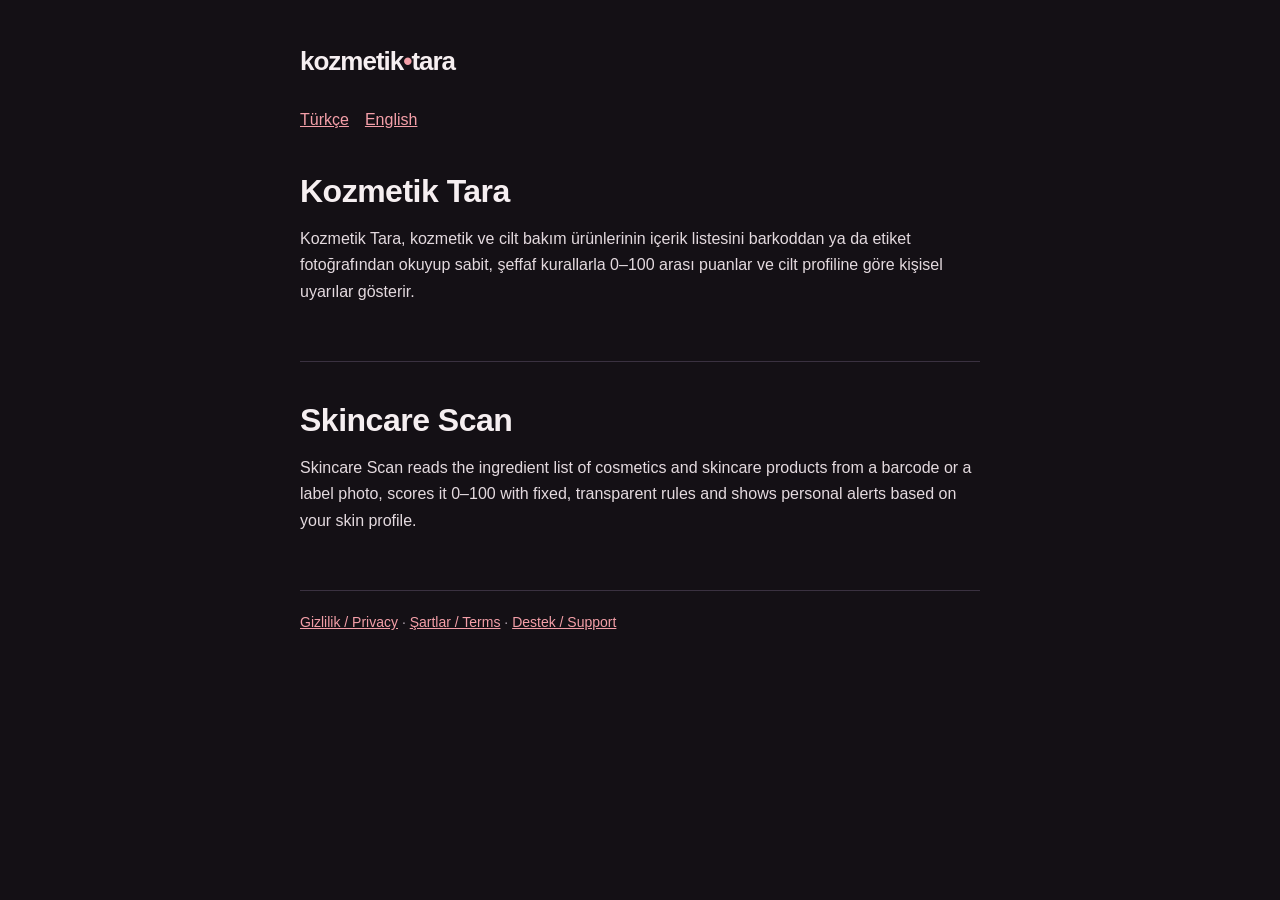
<file: index.html>
<!doctype html>
<html lang="tr"><head><meta charset="utf-8"><meta name="viewport" content="width=device-width, initial-scale=1">
<title>Kozmetik Tara / Skincare Scan — Kozmetik Tara / Skincare Scan</title><link rel="stylesheet" href="style.css"></head>
<body><div class="wrap">
<a class="brand" href="index.html">kozmetik<span>•</span>tara</a>
<nav class="lang"><a href="#tr">Türkçe</a><a href="#en">English</a></nav>
<section id="tr" lang="tr"><h1>Kozmetik Tara</h1><p>Kozmetik Tara, kozmetik ve cilt bakım ürünlerinin içerik listesini barkoddan ya da etiket fotoğrafından okuyup sabit, şeffaf kurallarla 0–100 arası puanlar ve cilt profiline göre kişisel uyarılar gösterir.</p></section>
<section id="en" lang="en"><h1>Skincare Scan</h1><p>Skincare Scan reads the ingredient list of cosmetics and skincare products from a barcode or a label photo, scores it 0–100 with fixed, transparent rules and shows personal alerts based on your skin profile.</p></section>
<footer><a href="privacy.html">Gizlilik / Privacy</a> · <a href="terms.html">Şartlar / Terms</a> · <a href="support.html">Destek / Support</a></footer>
</div></body></html>
</file>
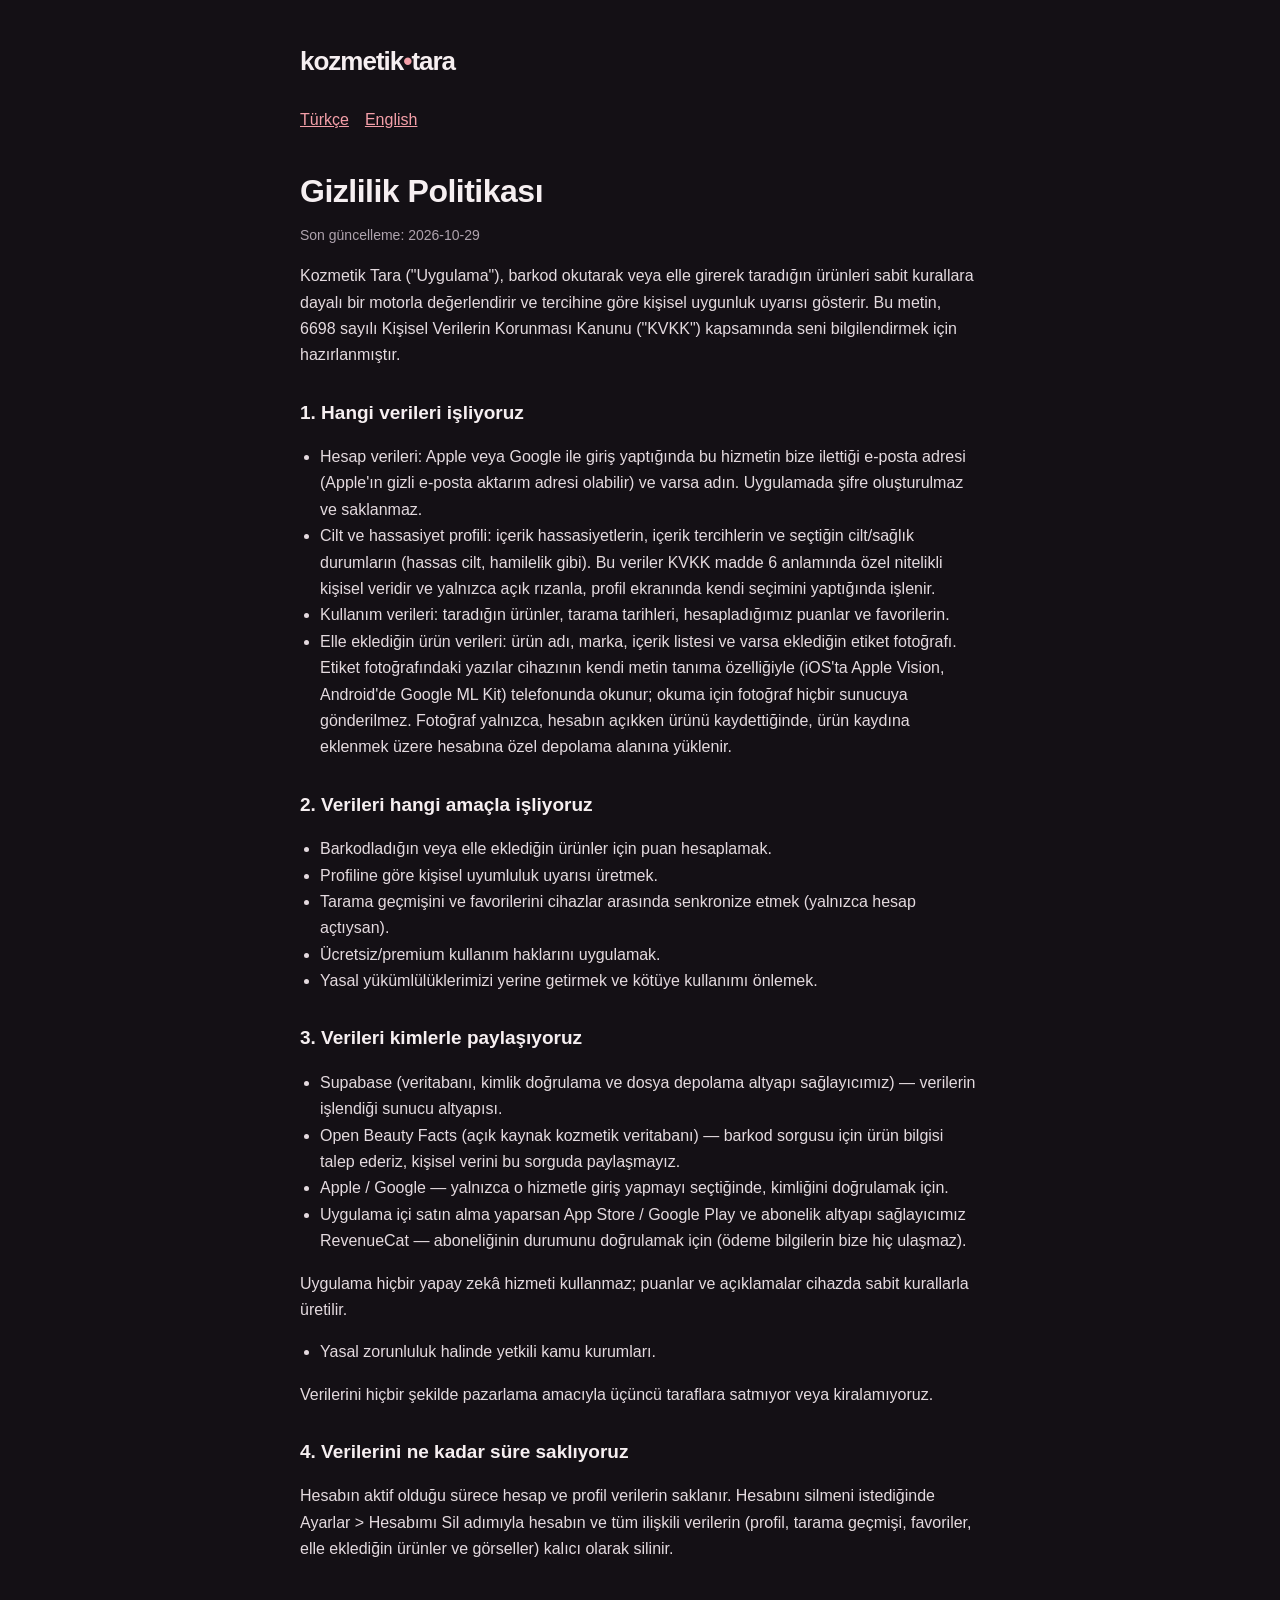
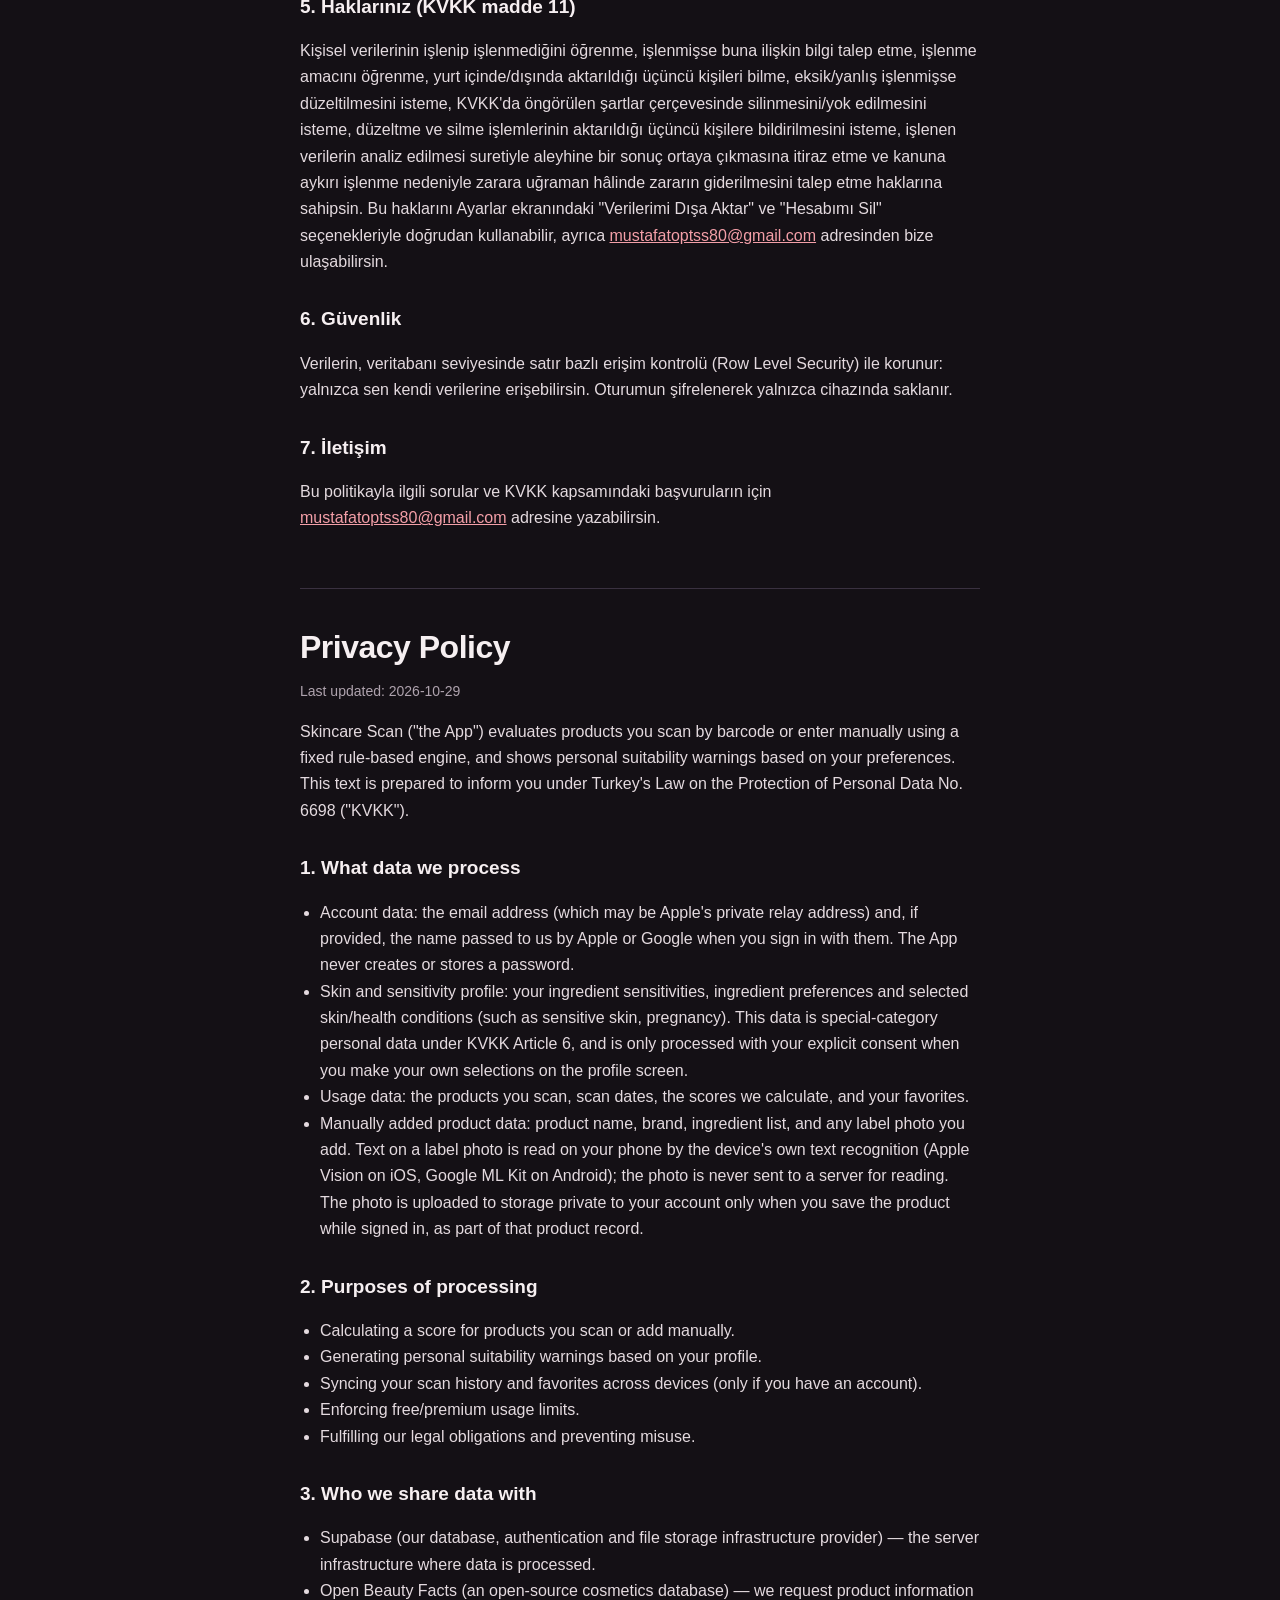
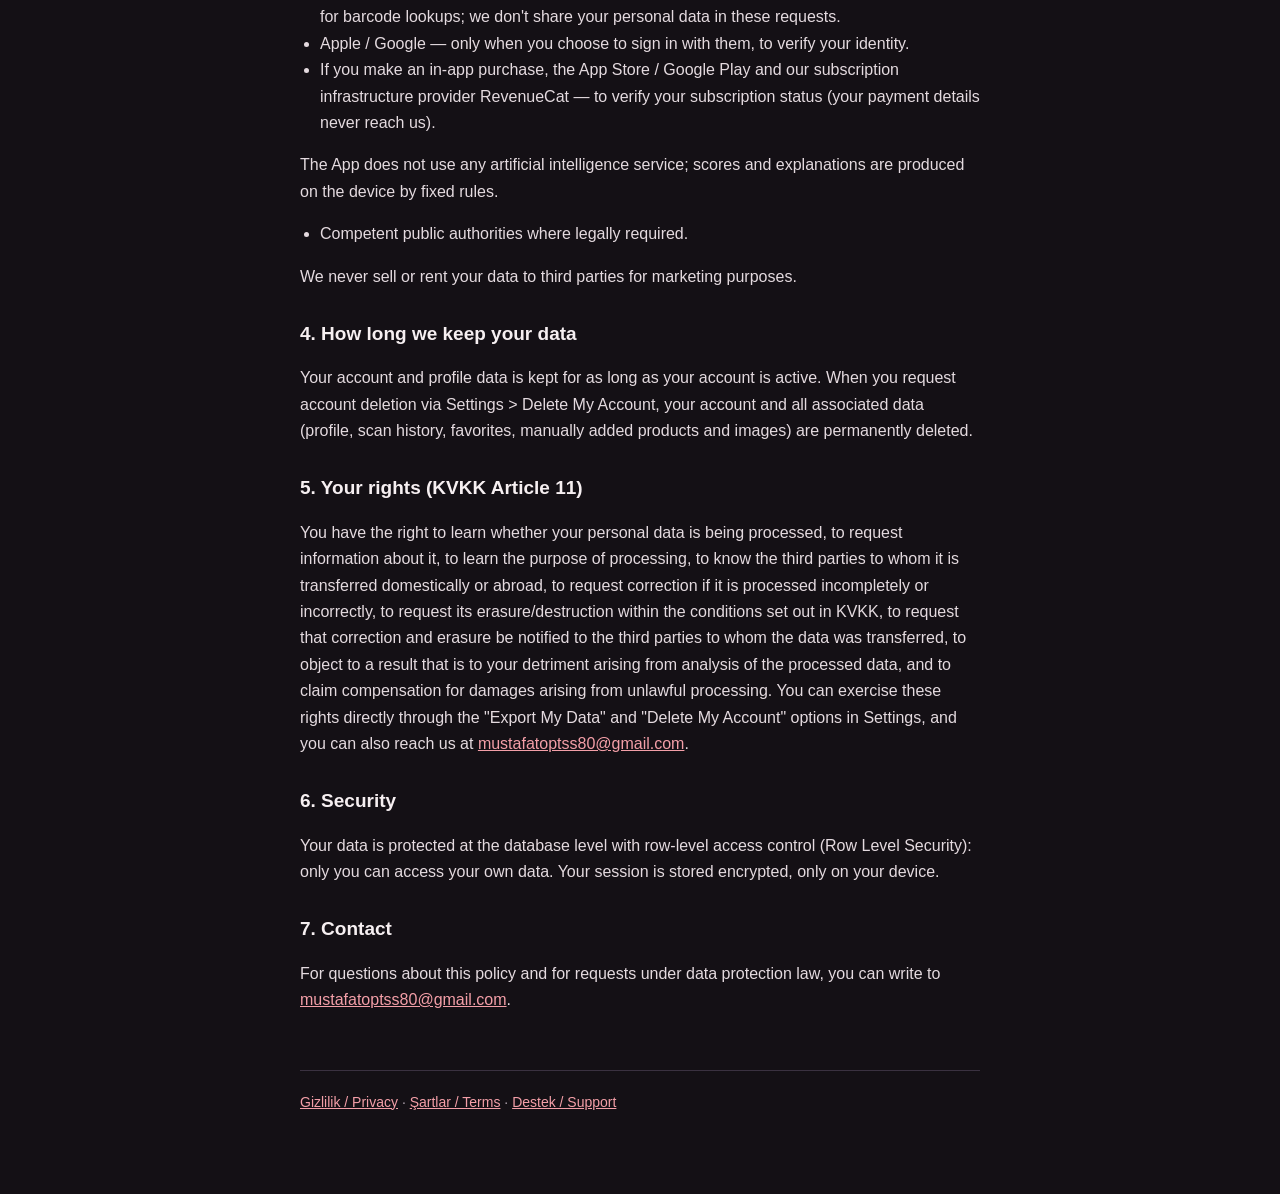
<file: privacy.html>
<!doctype html>
<html lang="tr"><head><meta charset="utf-8"><meta name="viewport" content="width=device-width, initial-scale=1">
<title>Kozmetik Tara / Skincare Scan — Gizlilik Politikası / Privacy Policy</title><link rel="stylesheet" href="style.css"></head>
<body><div class="wrap">
<a class="brand" href="index.html">kozmetik<span>•</span>tara</a>
<nav class="lang"><a href="#tr">Türkçe</a><a href="#en">English</a></nav>
<section id="tr" lang="tr"><h1>Gizlilik Politikası</h1><p class="updated">Son güncelleme: 2026-10-29</p>
<p>Kozmetik Tara ("Uygulama"), barkod okutarak veya elle girerek taradığın ürünleri sabit kurallara dayalı bir motorla değerlendirir ve tercihine göre kişisel uygunluk uyarısı gösterir. Bu metin, 6698 sayılı Kişisel Verilerin Korunması Kanunu ("KVKK") kapsamında seni bilgilendirmek için hazırlanmıştır.</p>
<h2>1. Hangi verileri işliyoruz</h2>
<ul><li>Hesap verileri: Apple veya Google ile giriş yaptığında bu hizmetin bize ilettiği e-posta adresi (Apple'ın gizli e-posta aktarım adresi olabilir) ve varsa adın. Uygulamada şifre oluşturulmaz ve saklanmaz.</li><li>Cilt ve hassasiyet profili: içerik hassasiyetlerin, içerik tercihlerin ve seçtiğin cilt/sağlık durumların (hassas cilt, hamilelik gibi). Bu veriler KVKK madde 6 anlamında özel nitelikli kişisel veridir ve yalnızca açık rızanla, profil ekranında kendi seçimini yaptığında işlenir.</li><li>Kullanım verileri: taradığın ürünler, tarama tarihleri, hesapladığımız puanlar ve favorilerin.</li><li>Elle eklediğin ürün verileri: ürün adı, marka, içerik listesi ve varsa eklediğin etiket fotoğrafı. Etiket fotoğrafındaki yazılar cihazının kendi metin tanıma özelliğiyle (iOS'ta Apple Vision, Android'de Google ML Kit) telefonunda okunur; okuma için fotoğraf hiçbir sunucuya gönderilmez. Fotoğraf yalnızca, hesabın açıkken ürünü kaydettiğinde, ürün kaydına eklenmek üzere hesabına özel depolama alanına yüklenir.</li></ul>
<h2>2. Verileri hangi amaçla işliyoruz</h2>
<ul><li>Barkodladığın veya elle eklediğin ürünler için puan hesaplamak.</li><li>Profiline göre kişisel uyumluluk uyarısı üretmek.</li><li>Tarama geçmişini ve favorilerini cihazlar arasında senkronize etmek (yalnızca hesap açtıysan).</li><li>Ücretsiz/premium kullanım haklarını uygulamak.</li><li>Yasal yükümlülüklerimizi yerine getirmek ve kötüye kullanımı önlemek.</li></ul>
<h2>3. Verileri kimlerle paylaşıyoruz</h2>
<ul><li>Supabase (veritabanı, kimlik doğrulama ve dosya depolama altyapı sağlayıcımız) — verilerin işlendiği sunucu altyapısı.</li><li>Open Beauty Facts (açık kaynak kozmetik veritabanı) — barkod sorgusu için ürün bilgisi talep ederiz, kişisel verini bu sorguda paylaşmayız.</li><li>Apple / Google — yalnızca o hizmetle giriş yapmayı seçtiğinde, kimliğini doğrulamak için.</li><li>Uygulama içi satın alma yaparsan App Store / Google Play ve abonelik altyapı sağlayıcımız RevenueCat — aboneliğinin durumunu doğrulamak için (ödeme bilgilerin bize hiç ulaşmaz).</li></ul>
<p>Uygulama hiçbir yapay zekâ hizmeti kullanmaz; puanlar ve açıklamalar cihazda sabit kurallarla üretilir.</p>
<ul><li>Yasal zorunluluk halinde yetkili kamu kurumları.</li></ul>
<p>Verilerini hiçbir şekilde pazarlama amacıyla üçüncü taraflara satmıyor veya kiralamıyoruz.</p>
<h2>4. Verilerini ne kadar süre saklıyoruz</h2>
<p>Hesabın aktif olduğu sürece hesap ve profil verilerin saklanır. Hesabını silmeni istediğinde Ayarlar &gt; Hesabımı Sil adımıyla hesabın ve tüm ilişkili verilerin (profil, tarama geçmişi, favoriler, elle eklediğin ürünler ve görseller) kalıcı olarak silinir.</p>
<h2>5. Haklarınız (KVKK madde 11)</h2>
<p>Kişisel verilerinin işlenip işlenmediğini öğrenme, işlenmişse buna ilişkin bilgi talep etme, işlenme amacını öğrenme, yurt içinde/dışında aktarıldığı üçüncü kişileri bilme, eksik/yanlış işlenmişse düzeltilmesini isteme, KVKK'da öngörülen şartlar çerçevesinde silinmesini/yok edilmesini isteme, düzeltme ve silme işlemlerinin aktarıldığı üçüncü kişilere bildirilmesini isteme, işlenen verilerin analiz edilmesi suretiyle aleyhine bir sonuç ortaya çıkmasına itiraz etme ve kanuna aykırı işlenme nedeniyle zarara uğraman hâlinde zararın giderilmesini talep etme haklarına sahipsin. Bu haklarını Ayarlar ekranındaki "Verilerimi Dışa Aktar" ve "Hesabımı Sil" seçenekleriyle doğrudan kullanabilir, ayrıca <a href="mailto:mustafatoptss80@gmail.com">mustafatoptss80@gmail.com</a> adresinden bize ulaşabilirsin.</p>
<h2>6. Güvenlik</h2>
<p>Verilerin, veritabanı seviyesinde satır bazlı erişim kontrolü (Row Level Security) ile korunur: yalnızca sen kendi verilerine erişebilirsin. Oturumun şifrelenerek yalnızca cihazında saklanır.</p>
<h2>7. İletişim</h2>
<p>Bu politikayla ilgili sorular ve KVKK kapsamındaki başvuruların için <a href="mailto:mustafatoptss80@gmail.com">mustafatoptss80@gmail.com</a> adresine yazabilirsin.</p></section>
<section id="en" lang="en"><h1>Privacy Policy</h1><p class="updated">Last updated: 2026-10-29</p>
<p>Skincare Scan ("the App") evaluates products you scan by barcode or enter manually using a fixed rule-based engine, and shows personal suitability warnings based on your preferences. This text is prepared to inform you under Turkey's Law on the Protection of Personal Data No. 6698 ("KVKK").</p>
<h2>1. What data we process</h2>
<ul><li>Account data: the email address (which may be Apple's private relay address) and, if provided, the name passed to us by Apple or Google when you sign in with them. The App never creates or stores a password.</li><li>Skin and sensitivity profile: your ingredient sensitivities, ingredient preferences and selected skin/health conditions (such as sensitive skin, pregnancy). This data is special-category personal data under KVKK Article 6, and is only processed with your explicit consent when you make your own selections on the profile screen.</li><li>Usage data: the products you scan, scan dates, the scores we calculate, and your favorites.</li><li>Manually added product data: product name, brand, ingredient list, and any label photo you add. Text on a label photo is read on your phone by the device's own text recognition (Apple Vision on iOS, Google ML Kit on Android); the photo is never sent to a server for reading. The photo is uploaded to storage private to your account only when you save the product while signed in, as part of that product record.</li></ul>
<h2>2. Purposes of processing</h2>
<ul><li>Calculating a score for products you scan or add manually.</li><li>Generating personal suitability warnings based on your profile.</li><li>Syncing your scan history and favorites across devices (only if you have an account).</li><li>Enforcing free/premium usage limits.</li><li>Fulfilling our legal obligations and preventing misuse.</li></ul>
<h2>3. Who we share data with</h2>
<ul><li>Supabase (our database, authentication and file storage infrastructure provider) — the server infrastructure where data is processed.</li><li>Open Beauty Facts (an open-source cosmetics database) — we request product information for barcode lookups; we don't share your personal data in these requests.</li><li>Apple / Google — only when you choose to sign in with them, to verify your identity.</li><li>If you make an in-app purchase, the App Store / Google Play and our subscription infrastructure provider RevenueCat — to verify your subscription status (your payment details never reach us).</li></ul>
<p>The App does not use any artificial intelligence service; scores and explanations are produced on the device by fixed rules.</p>
<ul><li>Competent public authorities where legally required.</li></ul>
<p>We never sell or rent your data to third parties for marketing purposes.</p>
<h2>4. How long we keep your data</h2>
<p>Your account and profile data is kept for as long as your account is active. When you request account deletion via Settings &gt; Delete My Account, your account and all associated data (profile, scan history, favorites, manually added products and images) are permanently deleted.</p>
<h2>5. Your rights (KVKK Article 11)</h2>
<p>You have the right to learn whether your personal data is being processed, to request information about it, to learn the purpose of processing, to know the third parties to whom it is transferred domestically or abroad, to request correction if it is processed incompletely or incorrectly, to request its erasure/destruction within the conditions set out in KVKK, to request that correction and erasure be notified to the third parties to whom the data was transferred, to object to a result that is to your detriment arising from analysis of the processed data, and to claim compensation for damages arising from unlawful processing. You can exercise these rights directly through the "Export My Data" and "Delete My Account" options in Settings, and you can also reach us at <a href="mailto:mustafatoptss80@gmail.com">mustafatoptss80@gmail.com</a>.</p>
<h2>6. Security</h2>
<p>Your data is protected at the database level with row-level access control (Row Level Security): only you can access your own data. Your session is stored encrypted, only on your device.</p>
<h2>7. Contact</h2>
<p>For questions about this policy and for requests under data protection law, you can write to <a href="mailto:mustafatoptss80@gmail.com">mustafatoptss80@gmail.com</a>.</p></section>
<footer><a href="privacy.html">Gizlilik / Privacy</a> · <a href="terms.html">Şartlar / Terms</a> · <a href="support.html">Destek / Support</a></footer>
</div></body></html>
</file>
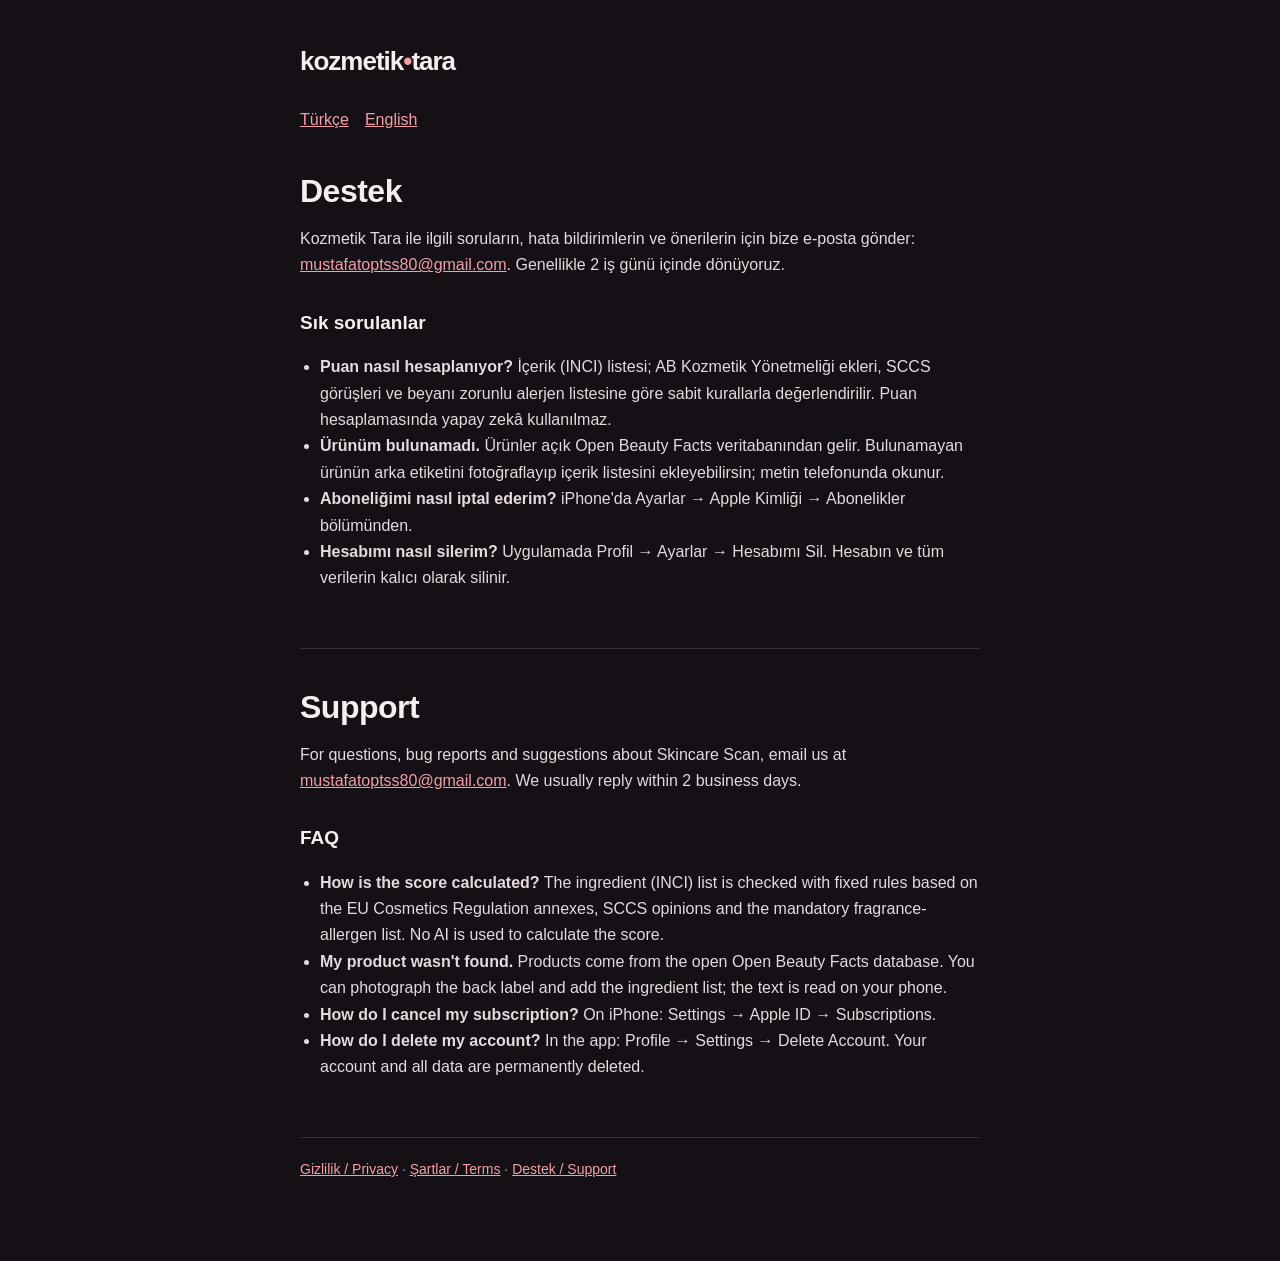
<file: support.html>
<!doctype html>
<html lang="tr"><head><meta charset="utf-8"><meta name="viewport" content="width=device-width, initial-scale=1">
<title>Kozmetik Tara / Skincare Scan — Destek / Support</title><link rel="stylesheet" href="style.css"></head>
<body><div class="wrap">
<a class="brand" href="index.html">kozmetik<span>•</span>tara</a>
<nav class="lang"><a href="#tr">Türkçe</a><a href="#en">English</a></nav>
<section id="tr" lang="tr"><h1>Destek</h1><p>Kozmetik Tara ile ilgili soruların, hata bildirimlerin ve önerilerin için bize e-posta gönder: <a href="mailto:mustafatoptss80@gmail.com">mustafatoptss80@gmail.com</a>. Genellikle 2 iş günü içinde dönüyoruz.</p>
<h2>Sık sorulanlar</h2><ul>
<li><strong>Puan nasıl hesaplanıyor?</strong> İçerik (INCI) listesi; AB Kozmetik Yönetmeliği ekleri, SCCS görüşleri ve beyanı zorunlu alerjen listesine göre sabit kurallarla değerlendirilir. Puan hesaplamasında yapay zekâ kullanılmaz.</li>
<li><strong>Ürünüm bulunamadı.</strong> Ürünler açık Open Beauty Facts veritabanından gelir. Bulunamayan ürünün arka etiketini fotoğraflayıp içerik listesini ekleyebilirsin; metin telefonunda okunur.</li>
<li><strong>Aboneliğimi nasıl iptal ederim?</strong> iPhone'da Ayarlar → Apple Kimliği → Abonelikler bölümünden.</li>
<li><strong>Hesabımı nasıl silerim?</strong> Uygulamada Profil → Ayarlar → Hesabımı Sil. Hesabın ve tüm verilerin kalıcı olarak silinir.</li></ul></section>
<section id="en" lang="en"><h1>Support</h1><p>For questions, bug reports and suggestions about Skincare Scan, email us at <a href="mailto:mustafatoptss80@gmail.com">mustafatoptss80@gmail.com</a>. We usually reply within 2 business days.</p>
<h2>FAQ</h2><ul>
<li><strong>How is the score calculated?</strong> The ingredient (INCI) list is checked with fixed rules based on the EU Cosmetics Regulation annexes, SCCS opinions and the mandatory fragrance-allergen list. No AI is used to calculate the score.</li>
<li><strong>My product wasn't found.</strong> Products come from the open Open Beauty Facts database. You can photograph the back label and add the ingredient list; the text is read on your phone.</li>
<li><strong>How do I cancel my subscription?</strong> On iPhone: Settings → Apple ID → Subscriptions.</li>
<li><strong>How do I delete my account?</strong> In the app: Profile → Settings → Delete Account. Your account and all data are permanently deleted.</li></ul></section>
<footer><a href="privacy.html">Gizlilik / Privacy</a> · <a href="terms.html">Şartlar / Terms</a> · <a href="support.html">Destek / Support</a></footer>
</div></body></html>
</file>
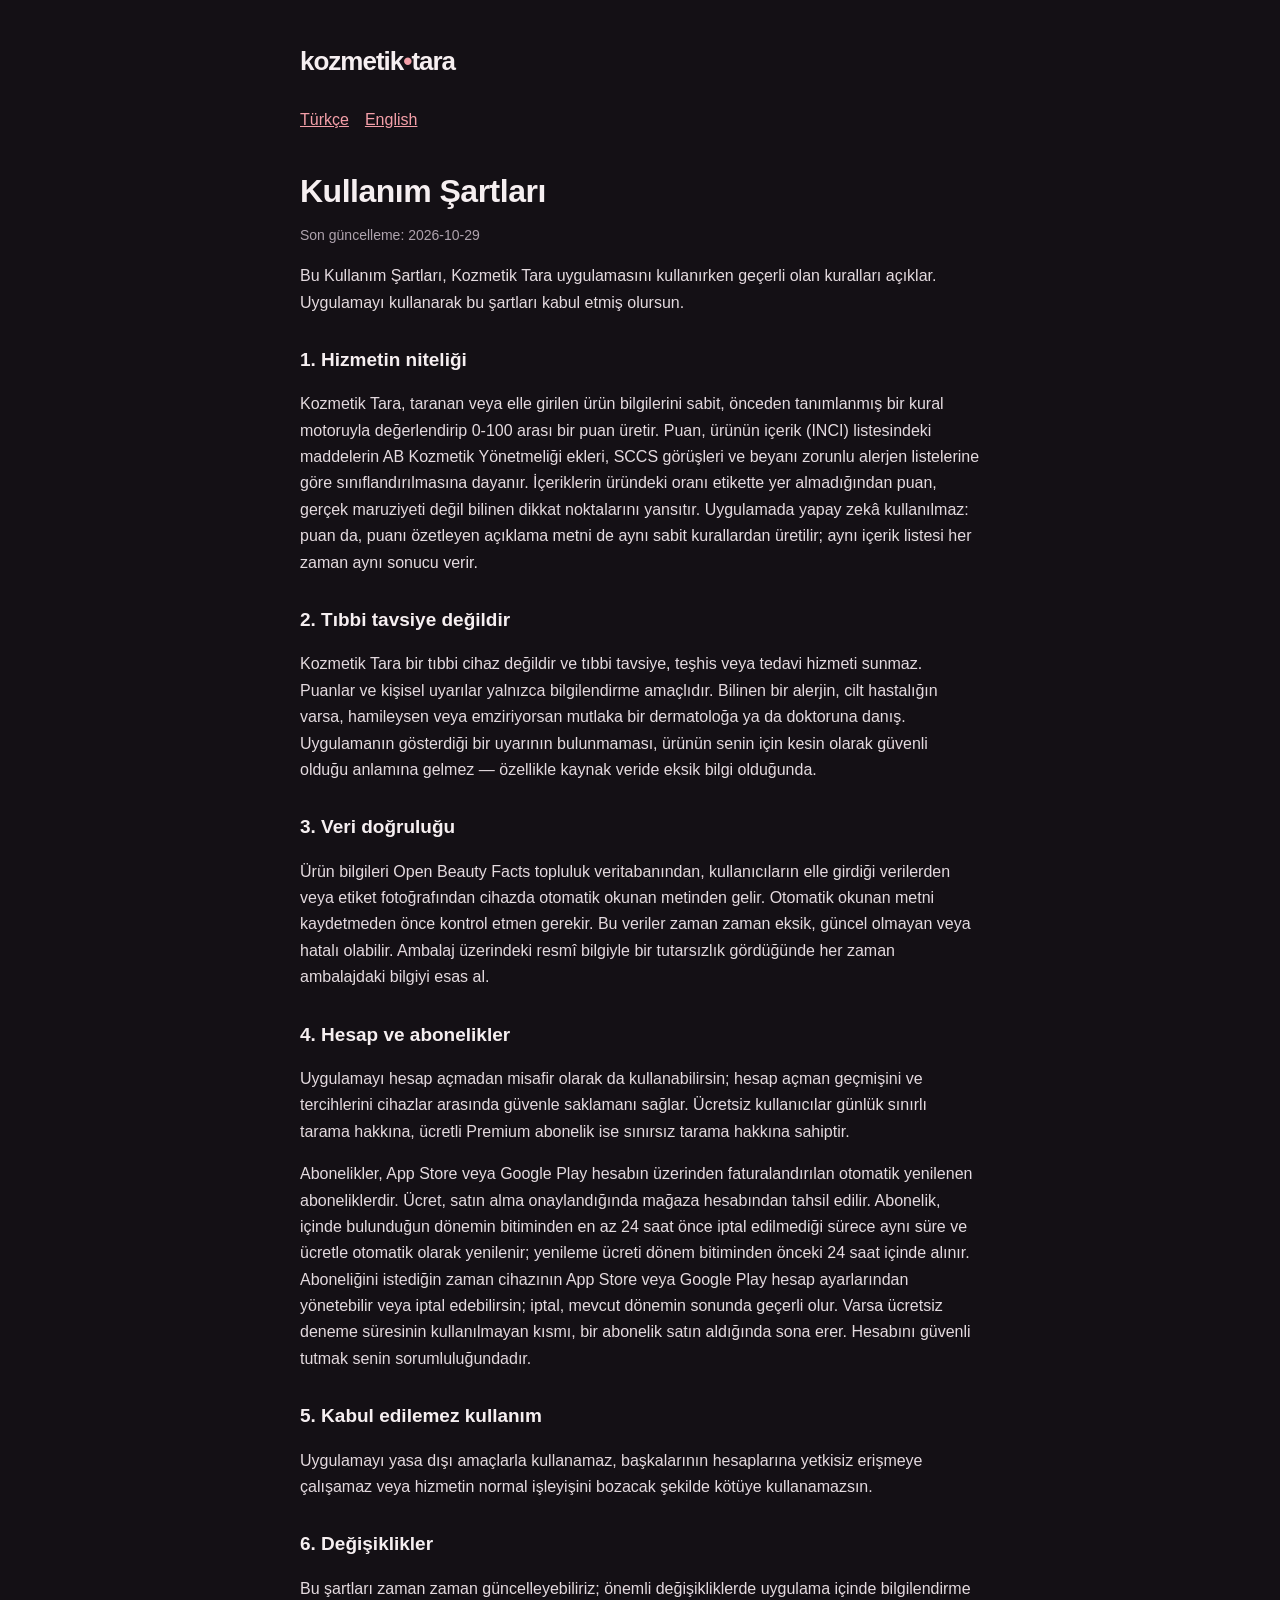
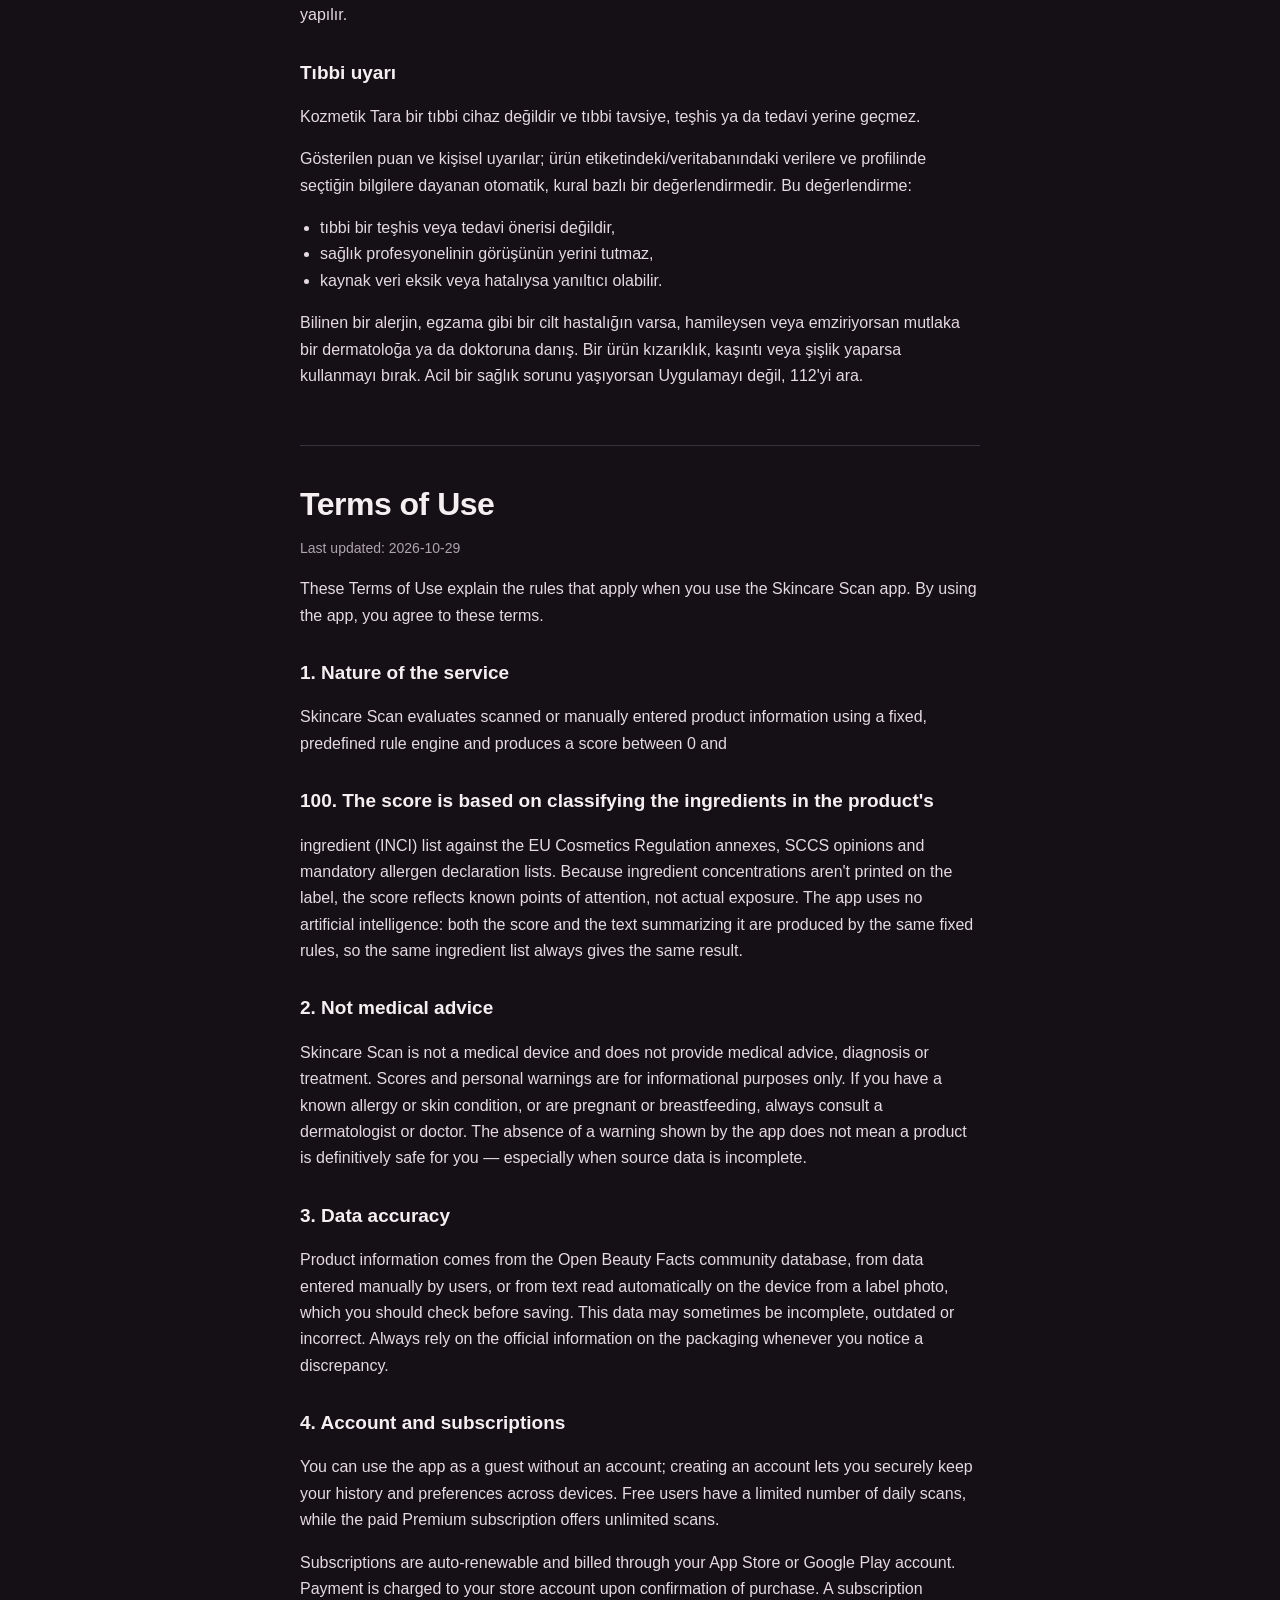
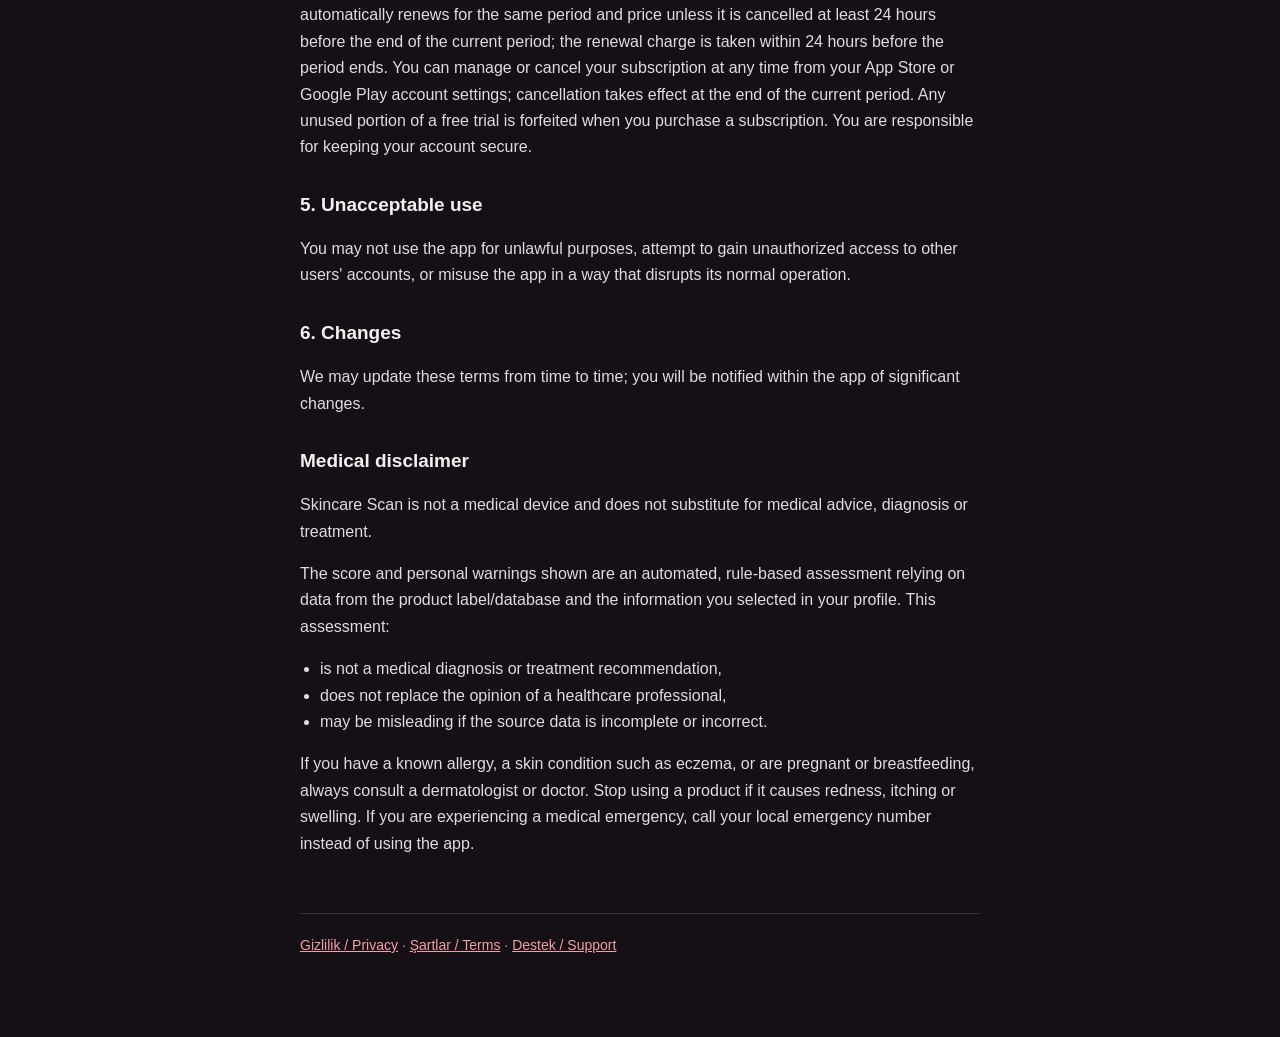
<file: terms.html>
<!doctype html>
<html lang="tr"><head><meta charset="utf-8"><meta name="viewport" content="width=device-width, initial-scale=1">
<title>Kozmetik Tara / Skincare Scan — Kullanım Şartları / Terms of Use</title><link rel="stylesheet" href="style.css"></head>
<body><div class="wrap">
<a class="brand" href="index.html">kozmetik<span>•</span>tara</a>
<nav class="lang"><a href="#tr">Türkçe</a><a href="#en">English</a></nav>
<section id="tr" lang="tr"><h1>Kullanım Şartları</h1><p class="updated">Son güncelleme: 2026-10-29</p>
<p>Bu Kullanım Şartları, Kozmetik Tara uygulamasını kullanırken geçerli olan kuralları açıklar. Uygulamayı kullanarak bu şartları kabul etmiş olursun.</p>
<h2>1. Hizmetin niteliği</h2>
<p>Kozmetik Tara, taranan veya elle girilen ürün bilgilerini sabit, önceden tanımlanmış bir kural motoruyla değerlendirip 0-100 arası bir puan üretir. Puan, ürünün içerik (INCI) listesindeki maddelerin AB Kozmetik Yönetmeliği ekleri, SCCS görüşleri ve beyanı zorunlu alerjen listelerine göre sınıflandırılmasına dayanır. İçeriklerin üründeki oranı etikette yer almadığından puan, gerçek maruziyeti değil bilinen dikkat noktalarını yansıtır. Uygulamada yapay zekâ kullanılmaz: puan da, puanı özetleyen açıklama metni de aynı sabit kurallardan üretilir; aynı içerik listesi her zaman aynı sonucu verir.</p>
<h2>2. Tıbbi tavsiye değildir</h2>
<p>Kozmetik Tara bir tıbbi cihaz değildir ve tıbbi tavsiye, teşhis veya tedavi hizmeti sunmaz. Puanlar ve kişisel uyarılar yalnızca bilgilendirme amaçlıdır. Bilinen bir alerjin, cilt hastalığın varsa, hamileysen veya emziriyorsan mutlaka bir dermatoloğa ya da doktoruna danış. Uygulamanın gösterdiği bir uyarının bulunmaması, ürünün senin için kesin olarak güvenli olduğu anlamına gelmez — özellikle kaynak veride eksik bilgi olduğunda.</p>
<h2>3. Veri doğruluğu</h2>
<p>Ürün bilgileri Open Beauty Facts topluluk veritabanından, kullanıcıların elle girdiği verilerden veya etiket fotoğrafından cihazda otomatik okunan metinden gelir. Otomatik okunan metni kaydetmeden önce kontrol etmen gerekir. Bu veriler zaman zaman eksik, güncel olmayan veya hatalı olabilir. Ambalaj üzerindeki resmî bilgiyle bir tutarsızlık gördüğünde her zaman ambalajdaki bilgiyi esas al.</p>
<h2>4. Hesap ve abonelikler</h2>
<p>Uygulamayı hesap açmadan misafir olarak da kullanabilirsin; hesap açman geçmişini ve tercihlerini cihazlar arasında güvenle saklamanı sağlar. Ücretsiz kullanıcılar günlük sınırlı tarama hakkına, ücretli Premium abonelik ise sınırsız tarama hakkına sahiptir.</p>
<p>Abonelikler, App Store veya Google Play hesabın üzerinden faturalandırılan otomatik yenilenen aboneliklerdir. Ücret, satın alma onaylandığında mağaza hesabından tahsil edilir. Abonelik, içinde bulunduğun dönemin bitiminden en az 24 saat önce iptal edilmediği sürece aynı süre ve ücretle otomatik olarak yenilenir; yenileme ücreti dönem bitiminden önceki 24 saat içinde alınır. Aboneliğini istediğin zaman cihazının App Store veya Google Play hesap ayarlarından yönetebilir veya iptal edebilirsin; iptal, mevcut dönemin sonunda geçerli olur. Varsa ücretsiz deneme süresinin kullanılmayan kısmı, bir abonelik satın aldığında sona erer. Hesabını güvenli tutmak senin sorumluluğundadır.</p>
<h2>5. Kabul edilemez kullanım</h2>
<p>Uygulamayı yasa dışı amaçlarla kullanamaz, başkalarının hesaplarına yetkisiz erişmeye çalışamaz veya hizmetin normal işleyişini bozacak şekilde kötüye kullanamazsın.</p>
<h2>6. Değişiklikler</h2>
<p>Bu şartları zaman zaman güncelleyebiliriz; önemli değişikliklerde uygulama içinde bilgilendirme yapılır.</p><h2>Tıbbi uyarı</h2><p>Kozmetik Tara bir tıbbi cihaz değildir ve tıbbi tavsiye, teşhis ya da tedavi yerine geçmez.</p>
<p>Gösterilen puan ve kişisel uyarılar; ürün etiketindeki/veritabanındaki verilere ve profilinde seçtiğin bilgilere dayanan otomatik, kural bazlı bir değerlendirmedir. Bu değerlendirme:</p>
<ul><li>tıbbi bir teşhis veya tedavi önerisi değildir,</li><li>sağlık profesyonelinin görüşünün yerini tutmaz,</li><li>kaynak veri eksik veya hatalıysa yanıltıcı olabilir.</li></ul>
<p>Bilinen bir alerjin, egzama gibi bir cilt hastalığın varsa, hamileysen veya emziriyorsan mutlaka bir dermatoloğa ya da doktoruna danış. Bir ürün kızarıklık, kaşıntı veya şişlik yaparsa kullanmayı bırak. Acil bir sağlık sorunu yaşıyorsan Uygulamayı değil, 112'yi ara.</p></section>
<section id="en" lang="en"><h1>Terms of Use</h1><p class="updated">Last updated: 2026-10-29</p>
<p>These Terms of Use explain the rules that apply when you use the Skincare Scan app. By using the app, you agree to these terms.</p>
<h2>1. Nature of the service</h2>
<p>Skincare Scan evaluates scanned or manually entered product information using a fixed, predefined rule engine and produces a score between 0 and</p>
<h2>100. The score is based on classifying the ingredients in the product's</h2>
<p>ingredient (INCI) list against the EU Cosmetics Regulation annexes, SCCS opinions and mandatory allergen declaration lists. Because ingredient concentrations aren't printed on the label, the score reflects known points of attention, not actual exposure. The app uses no artificial intelligence: both the score and the text summarizing it are produced by the same fixed rules, so the same ingredient list always gives the same result.</p>
<h2>2. Not medical advice</h2>
<p>Skincare Scan is not a medical device and does not provide medical advice, diagnosis or treatment. Scores and personal warnings are for informational purposes only. If you have a known allergy or skin condition, or are pregnant or breastfeeding, always consult a dermatologist or doctor. The absence of a warning shown by the app does not mean a product is definitively safe for you — especially when source data is incomplete.</p>
<h2>3. Data accuracy</h2>
<p>Product information comes from the Open Beauty Facts community database, from data entered manually by users, or from text read automatically on the device from a label photo, which you should check before saving. This data may sometimes be incomplete, outdated or incorrect. Always rely on the official information on the packaging whenever you notice a discrepancy.</p>
<h2>4. Account and subscriptions</h2>
<p>You can use the app as a guest without an account; creating an account lets you securely keep your history and preferences across devices. Free users have a limited number of daily scans, while the paid Premium subscription offers unlimited scans.</p>
<p>Subscriptions are auto-renewable and billed through your App Store or Google Play account. Payment is charged to your store account upon confirmation of purchase. A subscription automatically renews for the same period and price unless it is cancelled at least 24 hours before the end of the current period; the renewal charge is taken within 24 hours before the period ends. You can manage or cancel your subscription at any time from your App Store or Google Play account settings; cancellation takes effect at the end of the current period. Any unused portion of a free trial is forfeited when you purchase a subscription. You are responsible for keeping your account secure.</p>
<h2>5. Unacceptable use</h2>
<p>You may not use the app for unlawful purposes, attempt to gain unauthorized access to other users' accounts, or misuse the app in a way that disrupts its normal operation.</p>
<h2>6. Changes</h2>
<p>We may update these terms from time to time; you will be notified within the app of significant changes.</p><h2>Medical disclaimer</h2><p>Skincare Scan is not a medical device and does not substitute for medical advice, diagnosis or treatment.</p>
<p>The score and personal warnings shown are an automated, rule-based assessment relying on data from the product label/database and the information you selected in your profile. This assessment:</p>
<ul><li>is not a medical diagnosis or treatment recommendation,</li><li>does not replace the opinion of a healthcare professional,</li><li>may be misleading if the source data is incomplete or incorrect.</li></ul>
<p>If you have a known allergy, a skin condition such as eczema, or are pregnant or breastfeeding, always consult a dermatologist or doctor. Stop using a product if it causes redness, itching or swelling. If you are experiencing a medical emergency, call your local emergency number instead of using the app.</p></section>
<footer><a href="privacy.html">Gizlilik / Privacy</a> · <a href="terms.html">Şartlar / Terms</a> · <a href="support.html">Destek / Support</a></footer>
</div></body></html>
</file>
<file: style.css>
:root{--bg:#141015;--surface:#1E1920;--line:#3A3140;--text:#F6EFF1;--muted:#AFA3AE;--rose:#F49FA8}
*{box-sizing:border-box}body{margin:0;background:var(--bg);color:var(--text);font:16px/1.65 -apple-system,BlinkMacSystemFont,"Segoe UI",Roboto,Helvetica,Arial,sans-serif}
.wrap{max-width:720px;margin:0 auto;padding:40px 20px 80px}.brand{display:inline-block;font-weight:800;font-size:26px;letter-spacing:-1px;color:var(--text);text-decoration:none;margin-bottom:24px}.brand span{color:var(--rose)}
.lang{display:flex;gap:16px;margin-bottom:24px}.lang a,footer a,a{color:var(--rose)}h1{font-size:32px;line-height:1.15;letter-spacing:-.5px;margin:40px 0 8px}h2{font-size:19px;margin:28px 0 8px}
.updated{color:var(--muted);font-size:14px}p,li{color:#E4DADF}ul{padding-left:20px}section+section{border-top:1px solid var(--line);margin-top:56px}footer{margin-top:56px;padding-top:20px;border-top:1px solid var(--line);font-size:14px;color:var(--muted)}
</file>
